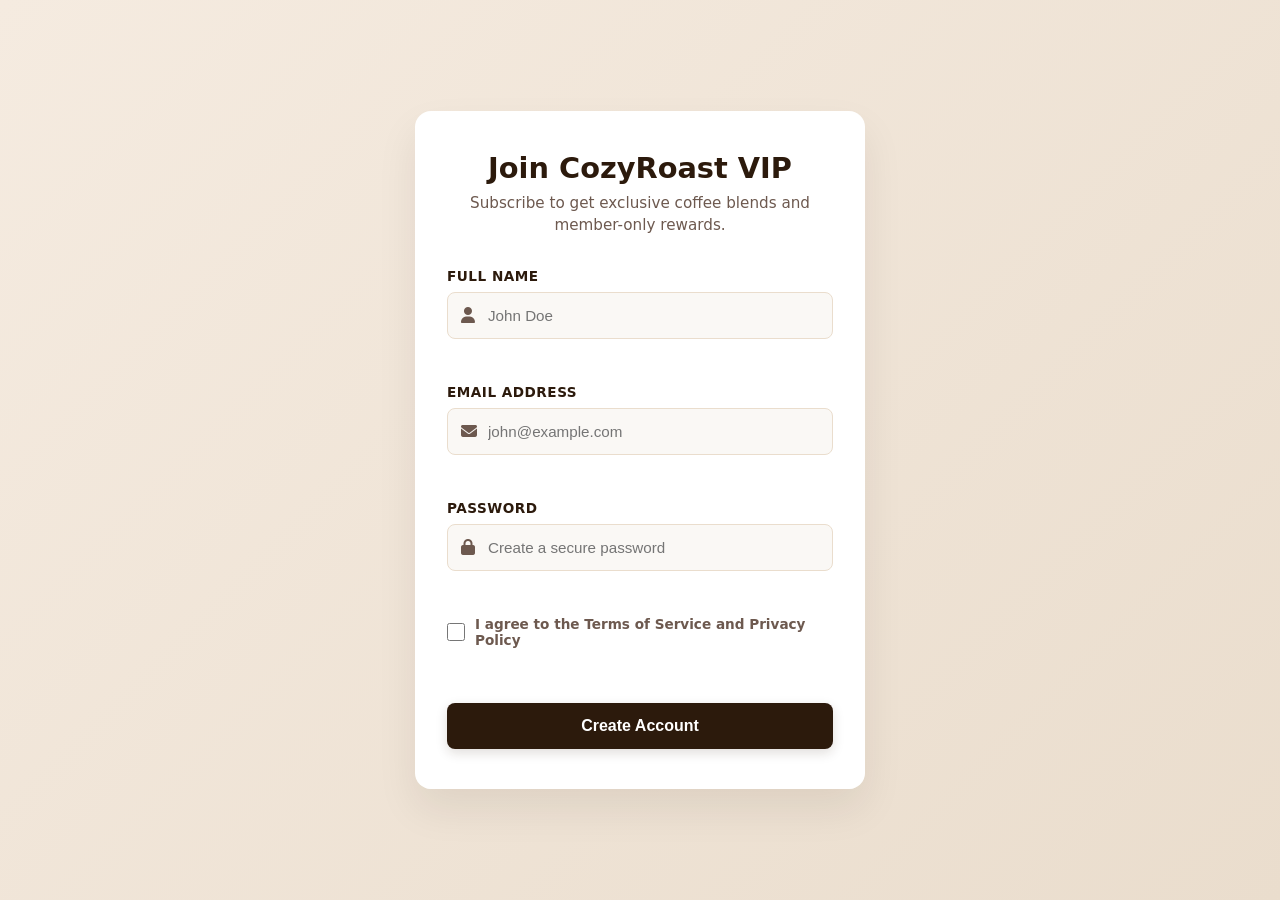
<file: Level-1/Task-2-Interactive-Form/index.html>
<!DOCTYPE html>
<html lang="en">

<head>
    <meta charset="UTF-8">
    <meta name="viewport" content="width=device-width, initial-scale=1.0">
    <title>CozyRoast | VIP Club Registration</title>
    <link rel="stylesheet" href="https://cdnjs.cloudflare.com/ajax/libs/font-awesome/6.5.1/css/all.min.css">
    <link rel="stylesheet" href="style.css">
</head>

<body>

    <div class="form-wrapper">
        <div class="form-container">

            <div class="form-header">
                <h2>Join CozyRoast VIP</h2>
                <p>Subscribe to get exclusive coffee blends and member-only rewards.</p>
            </div>

            <form id="registrationForm" novalidate>

                <div class="form-group">
                    <label for="fullName">Full Name</label>
                    <div class="input-control">
                        <i class="fa-solid fa-user input-icon"></i>
                        <input type="text" id="fullName" placeholder="John Doe" autocomplete="off">
                        <i class="fa-solid fa-circle-check status-icon success"></i>
                        <i class="fa-solid fa-circle-exclamation status-icon error"></i>
                    </div>
                    <small class="error-message">Name is required</small>
                </div>

                <div class="form-group">
                    <label for="email">Email Address</label>
                    <div class="input-control">
                        <i class="fa-solid fa-envelope input-icon"></i>
                        <input type="email" id="email" placeholder="john@example.com" autocomplete="off">
                        <i class="fa-solid fa-circle-check status-icon success"></i>
                        <i class="fa-solid fa-circle-exclamation status-icon error"></i>
                    </div>
                    <small class="error-message">Please enter a valid email</small>
                </div>

                <div class="form-group">
                    <label for="password">Password</label>
                    <div class="input-control">
                        <i class="fa-solid fa-lock input-icon"></i>
                        <input type="password" id="password" placeholder="Create a secure password">
                        <i class="fa-solid fa-circle-check status-icon success"></i>
                        <i class="fa-solid fa-circle-exclamation status-icon error"></i>
                    </div>
                    <small class="error-message">Password must be at least 8 characters</small>
                </div>

                <div class="password-strength-meter">
                    <div class="meter-bar"></div>
                    <span class="meter-text">Password Strength</span>
                </div>

                <div class="form-group checkbox-group">
                    <input type="checkbox" id="terms">
                    <label for="terms">I agree to the Terms of Service and Privacy Policy</label>
                    <div class="checkbox-error-wrapper">
                        <small class="error-message">You must accept the terms</small>
                    </div>
                </div>

                <button type="submit" id="submitBtn" class="btn-submit">
                    <span class="btn-text">Create Account</span>
                    <i class="fa-solid fa-spinner btn-spinner"></i>
                </button>

            </form>

            <div id="successCard" class="success-card">
                <i class="fa-solid fa-circle-check success-main-icon"></i>
                <h3>Welcome to the Club!</h3>
                <p>Your VIP registration has been successfully processed. Check your email for rewards.</p>
            </div>

        </div>
    </div>
    <script src="./main.js"></script>
</body>

</html>
</file>
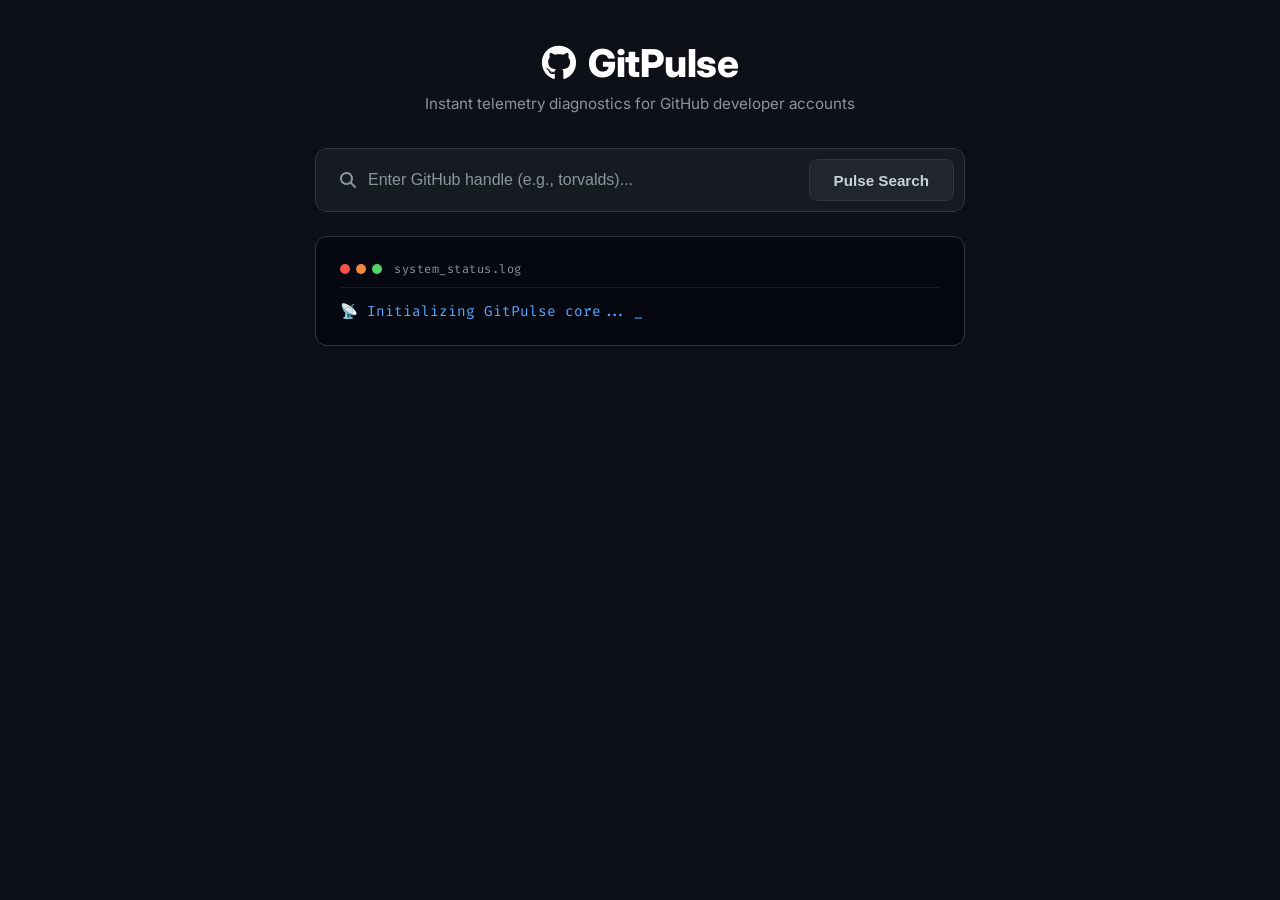
<file: Level-2/Task-2-GitPulse-App/index.html>
<!DOCTYPE html>
<html lang="en">
<head>
    <meta charset="UTF-8">
    <meta name="viewport" content="width=device-width, initial-scale=1.0">
    <title>GitPulse // GitHub Profile Finder</title>
    <link rel="stylesheet" href="style.css">
    <link rel="stylesheet" href="https://cdnjs.cloudflare.com/ajax/libs/font-awesome/6.5.1/css/all.min.css">
    <link rel="preconnect" href="https://fonts.googleapis.com">
    <link rel="preconnect" href="https://fonts.gstatic.com" crossorigin>
    <link href="https://fonts.googleapis.com/css2?family=Fira+Code:wght@400;500&family=Inter:wght@400;500;600;700&display=swap" rel="stylesheet">
</head>
<body>

    <div class="app-container">
        
        <header class="app-header">
            <div class="logo-wrapper">
                <i class="fa-brands fa-github logo-icon"></i>
                <h1>GitPulse</h1>
            </div>
            <p class="subtitle">Instant telemetry diagnostics for GitHub developer accounts</p>
        </header>

        <div class="search-panel">
            <div class="input-relative">
                <i class="fa-solid fa-magnifying-glass search-inline-icon"></i>
                <input 
                    type="text" 
                    id="usernameInput" 
                    placeholder="Enter GitHub handle (e.g., torvalds)..."
                    spellcheck="false"
                    autocomplete="off"
                >
                <div id="inlineLoader" class="inline-spinner"></div>
            </div>
            <button id="searchBtn">Pulse Search</button>
        </div>

        <div id="interactiveLoader" class="interactive-loader-box">
            <div class="terminal-header">
                <span class="terminal-dot red"></span>
                <span class="terminal-dot yellow"></span>
                <span class="terminal-dot green"></span>
                <span class="terminal-title">system_status.log</span>
            </div>
            <div class="terminal-body">
                <p id="loaderMessage" class="terminal-text">📡 Initializing GitPulse core...</p>
                <span class="terminal-cursor">_</span>
            </div>
        </div>

        <div id="errorPanel" class="error-card" style="display: none;">
            <i class="fa-solid fa-triangle-exclamation error-icon"></i>
            <div>
                <h3>Account Query Failed</h3>
                <p id="errorText">The specified developer handle could not be resolved.</p>
            </div>
        </div>

        <div id="realDataContainer" class="profile-card data-hidden"></div>

    </div>

    <script src="main.js"></script>
</body>
</html>
</file>
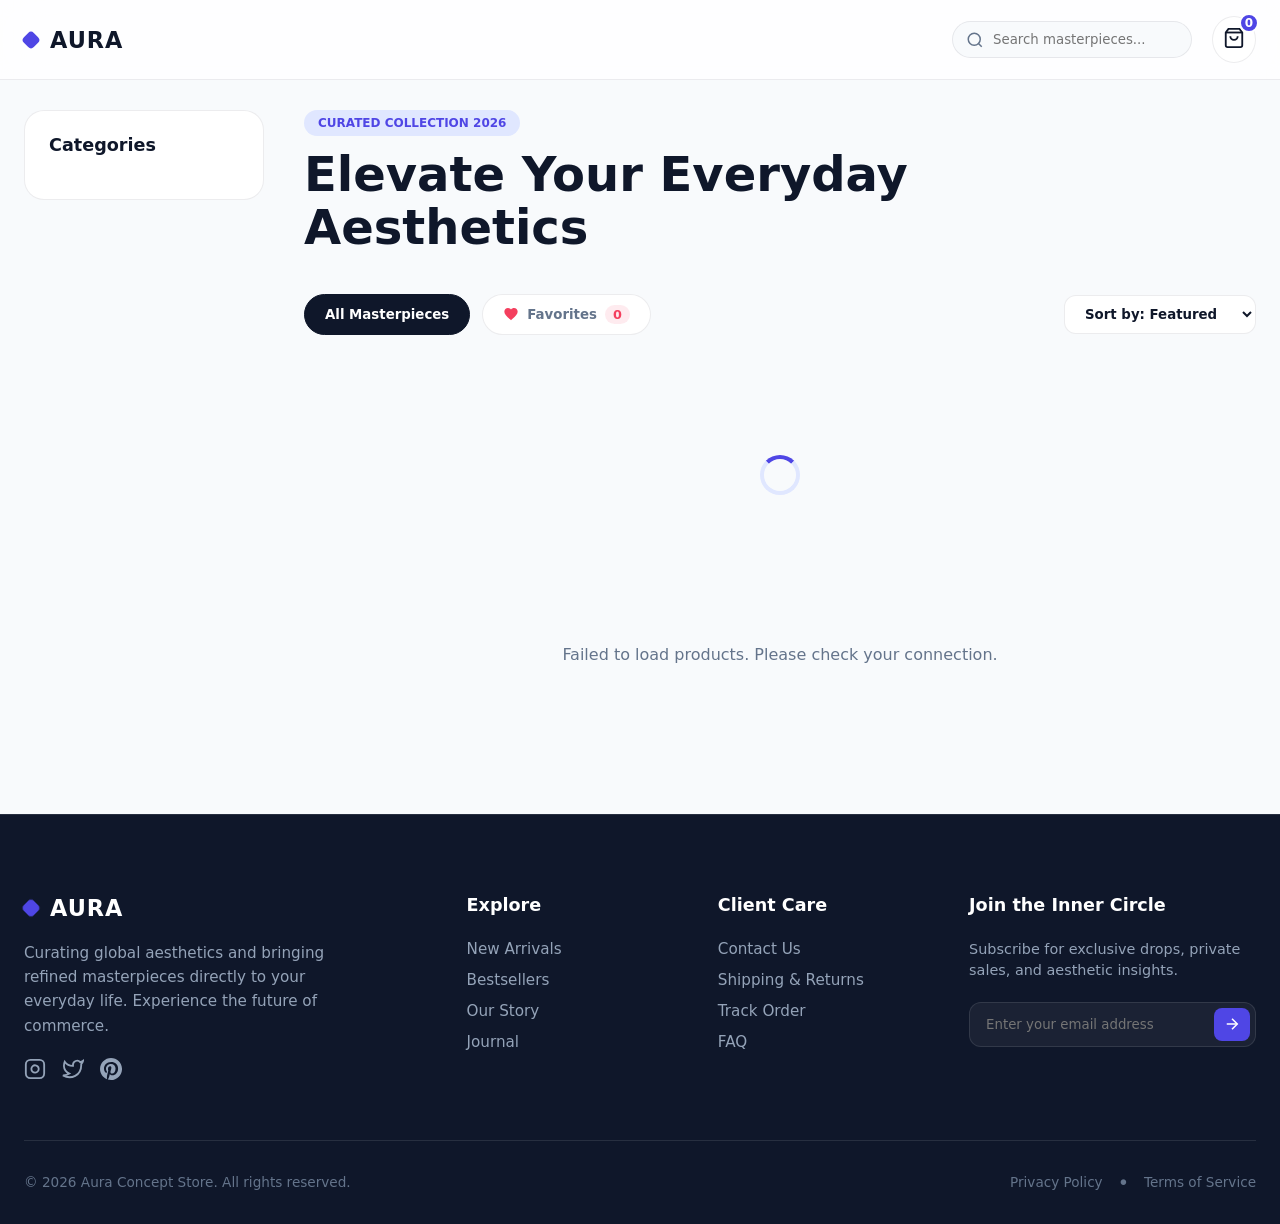
<file: Level-3/Task-1-e-commerce_Shop/index.html>
<!DOCTYPE html>
<html lang="en">

<head>
    <meta charset="UTF-8">
    <meta name="viewport" content="width=device-width, initial-scale=1.0">
    <title>Aura — Next-Gen Concept Store</title>
    <link rel="stylesheet" href="./Style.css">
</head>

<body>

    <header class="main-header">
        <nav class="navbar">
            <div class="logo-area">
                <div class="logo-accent"></div>
                <h1 class="logo-text">Aura</h1>
            </div>

            <div class="header-actions">
                <div class="search-wrapper">
                    <svg class="search-icon" viewBox="0 0 24 24" fill="none" stroke="currentColor" stroke-width="2">
                        <circle cx="11" cy="11" r="8"></circle>
                        <line x1="21" y1="21" x2="16.65" y2="16.65"></line>
                    </svg>
                    <input type="text" id="search-input" class="search-input" placeholder="Search masterpieces..."
                        aria-label="Search products">
                </div>

                <button id="cart-trigger" class="icon-action-btn" aria-label="Open Shopping Cart">
                    <svg class="nav-svg" viewBox="0 0 24 24" fill="none" stroke="currentColor" stroke-width="2">
                        <path d="M6 2L3 6v14a2 2 0 0 0 2 2h14a2 2 0 0 0 2-2V6l-3-4z"></path>
                        <line x1="3" y1="6" x2="21" y2="6"></line>
                        <path d="M16 10a4 4 0 0 1-8 0"></path>
                    </svg>
                    <span class="badge-count cart-count">0</span>
                </button>
            </div>
        </nav>
    </header>

    <div class="store-layout">

        <aside class="sidebar">
            <div class="sidebar-section">
                <h3 class="sidebar-title">Categories</h3>
                <div id="category-list" class="category-list">
                </div>
            </div>
        </aside>

        <main class="store-container">
            <header class="hero-section">
                <span class="promo-badge">Curated Collection 2026</span>
                <h2 class="hero-title">Elevate Your Everyday <br>Aesthetics</h2>
            </header>

            <div class="filter-toolbar">
                <div class="tab-group">
                    <button id="tab-all" class="tab-btn active" aria-label="Show all products">
                        <span>All Masterpieces</span>
                    </button>
                    <button id="tab-favs" class="tab-btn" aria-label="Show favorite products">
                        <svg class="heart-svg" viewBox="0 0 24 24" fill="currentColor">
                            <path
                                d="M12 21.35l-1.45-1.32C5.4 15.36 2 12.28 2 8.5 2 5.42 4.42 3 7.5 3c1.74 0 3.41.81 4.5 2.09C13.09 3.81 14.76 3 16.5 3 19.58 3 22 5.42 22 8.5c0 3.78-3.4 6.86-8.55 11.54L12 21.35z" />
                        </svg>
                        <span>Favorites</span>
                        <span id="fav-counter" class="inline-counter">0</span>
                    </button>
                </div>

                <div class="sort-group">
                    <select id="sort-select" class="sort-select" aria-label="Sort products">
                        <option value="default">Sort by: Featured</option>
                        <option value="price-asc">Price: Low to High</option>
                        <option value="price-desc">Price: High to Low</option>
                        <option value="name-asc">Name: A to Z</option>
                    </select>
                </div>
            </div>

            <div id="product-grid" class="product-grid">
                <div class="loader-spinner"></div>
            </div>
        </main>
    </div>

    <aside id="cart-drawer" class="cart-drawer" aria-hidden="true">
        <div class="cart-drawer-header">
            <h3>Shopping Bag</h3>
            <button id="cart-close" class="close-btn" aria-label="Close Cart">
                <svg viewBox="0 0 24 24" width="24" height="24" stroke="currentColor" stroke-width="2" fill="none">
                    <line x1="18" y1="6" x2="6" y2="18"></line>
                    <line x1="6" y1="6" x2="18" y2="18"></line>
                </svg>
            </button>
        </div>

        <div id="cart-items" class="cart-items-container"></div>

        <div class="cart-drawer-footer">
            <div class="total-price-row">
                <span>Subtotal</span>
                <span id="total-price">$0.00</span>
            </div>
            <button class="checkout-btn">Proceed to Checkout</button>
        </div>
    </aside>

    <div id="drawer-overlay" class="drawer-overlay"></div>
    <div id="toast-container" class="toast-container"></div>
    <footer class="main-footer">
        <div class="footer-container">
            <div class="footer-grid">

                <div class="footer-brand">
                    <div class="logo-area footer-logo">
                        <div class="logo-accent"></div>
                        <h2 class="logo-text">Aura</h2>
                    </div>
                    <p class="footer-desc">Curating global aesthetics and bringing refined masterpieces directly to your
                        everyday life. Experience the future of commerce.</p>
                    <div class="social-links">
                        <a href="#" aria-label="Instagram"><svg viewBox="0 0 24 24" fill="none" stroke="currentColor"
                                stroke-width="2">
                                <rect x="2" y="2" width="20" height="20" rx="5" ry="5"></rect>
                                <path d="M16 11.37A4 4 0 1 1 12.63 8 4 4 0 0 1 16 11.37z"></path>
                                <line x1="17.5" y1="6.5" x2="17.51" y2="6.5"></line>
                            </svg></a>
                        <a href="#" aria-label="Twitter"><svg viewBox="0 0 24 24" fill="none" stroke="currentColor"
                                stroke-width="2">
                                <path
                                    d="M23 3a10.9 10.9 0 0 1-3.14 1.53 4.48 4.48 0 0 0-7.86 3v1A10.66 10.66 0 0 1 3 4s-4 9 5 13a11.64 11.64 0 0 1-7 2c9 5 20 0 20-11.5a4.5 4.5 0 0 0-.08-.83A7.72 7.72 0 0 0 23 3z">
                                </path>
                            </svg></a>
                        <a href="#" aria-label="Pinterest"><svg viewBox="0 0 24 24" fill="currentColor">
                                <path
                                    d="M12.017 0C5.396 0 .029 5.367.029 11.987c0 5.079 3.158 9.417 7.618 11.162-.105-.949-.199-2.403.041-3.439.219-.937 1.406-5.957 1.406-5.957s-.359-.72-.359-1.781c0-1.663.967-2.911 2.168-2.911 1.024 0 1.518.769 1.518 1.688 0 1.029-.653 2.567-.992 3.992-.285 1.193.6 2.165 1.775 2.165 2.128 0 3.768-2.245 3.768-5.487 0-2.861-2.063-4.869-5.008-4.869-3.41 0-5.409 2.562-5.409 5.199 0 1.033.394 2.143.889 2.741.099.12.112.225.085.345-.09.375-.293 1.199-.334 1.363-.053.225-.172.271-.401.165-1.495-.69-2.433-2.878-2.433-4.646 0-3.776 2.748-7.252 7.951-7.252 4.168 0 7.41 2.967 7.41 6.923 0 4.135-2.607 7.462-6.233 7.462-1.214 0-2.354-.629-2.758-1.379l-.749 2.848c-.269 1.045-1.004 2.352-1.498 3.146 1.123.345 2.306.535 3.55.535 6.607 0 11.985-5.365 11.985-11.987C23.97 5.367 18.624 0 12.017 0z" />
                            </svg></a>
                    </div>
                </div>

                <div class="footer-links">
                    <h3>Explore</h3>
                    <ul>
                        <li><a href="#">New Arrivals</a></li>
                        <li><a href="#">Bestsellers</a></li>
                        <li><a href="#">Our Story</a></li>
                        <li><a href="#">Journal</a></li>
                    </ul>
                </div>

                <div class="footer-links">
                    <h3>Client Care</h3>
                    <ul>
                        <li><a href="#">Contact Us</a></li>
                        <li><a href="#">Shipping & Returns</a></li>
                        <li><a href="#">Track Order</a></li>
                        <li><a href="#">FAQ</a></li>
                    </ul>
                </div>

                <div class="footer-newsletter">
                    <h3>Join the Inner Circle</h3>
                    <p>Subscribe for exclusive drops, private sales, and aesthetic insights.</p>
                    <form id="newsletter-form" class="newsletter-form">
                        <input type="email" id="newsletter-input" placeholder="Enter your email address" required>
                        <button type="submit" aria-label="Subscribe">
                            <svg viewBox="0 0 24 24" fill="none" stroke="currentColor" stroke-width="2">
                                <line x1="5" y1="12" x2="19" y2="12"></line>
                                <polyline points="12 5 19 12 12 19"></polyline>
                            </svg>
                        </button>
                    </form>
                </div>

            </div>

            <div class="footer-bottom">
                <p>&copy; 2026 Aura Concept Store. All rights reserved.</p>
                <div class="footer-legal">
                    <a href="#">Privacy Policy</a>
                    <span class="dot">•</span>
                    <a href="#">Terms of Service</a>
                </div>
            </div>
        </div>
    </footer>
    <script src="./app.js"></script>
</body>

</html>
</file>
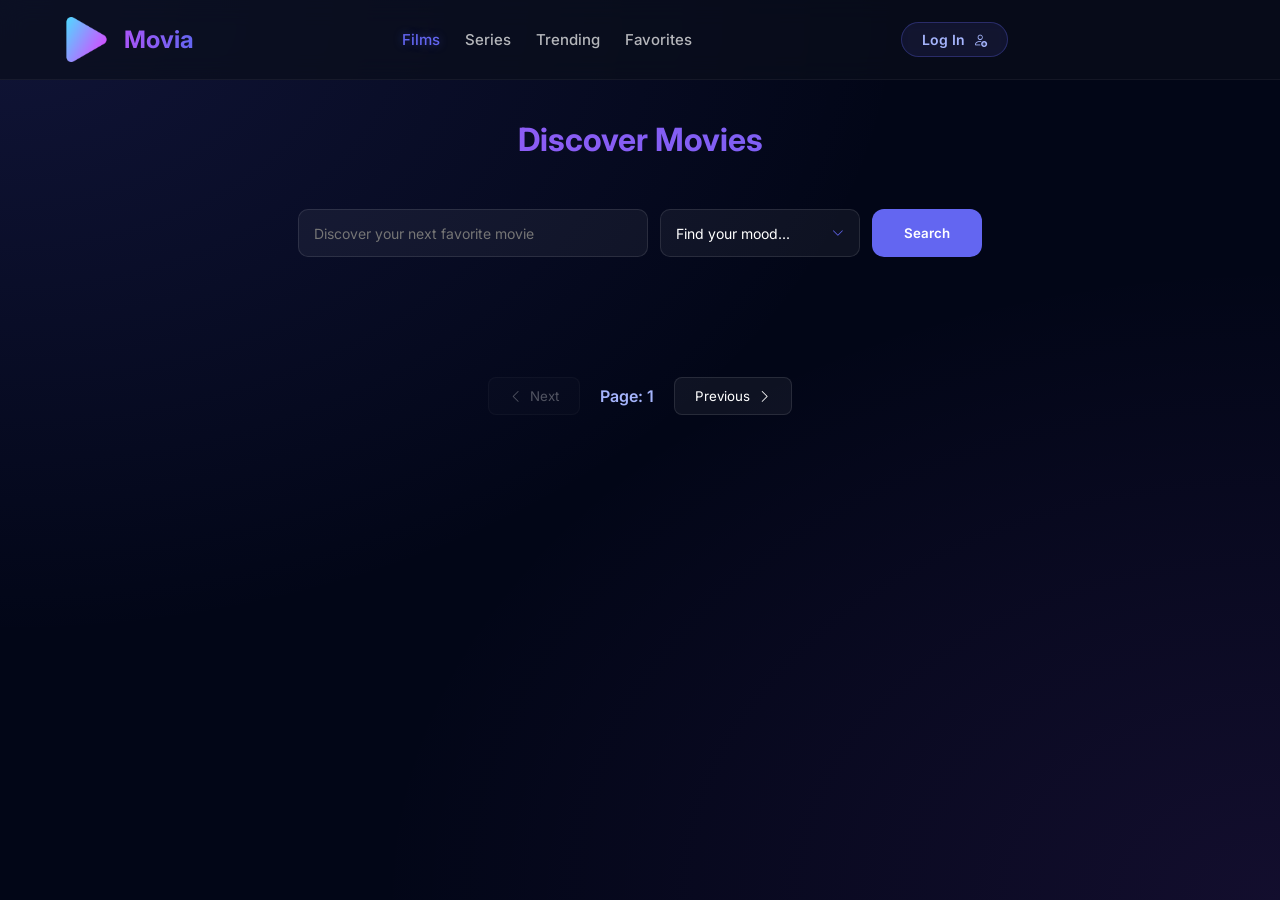
<file: Level-3/Task-2-Film_recommender/index.html>
<!DOCTYPE html>
<html lang="en">
<head>
    <meta charset="UTF-8">
    <meta name="viewport" content="width=device-width, initial-scale=1.0">
    <link rel="stylesheet" href="https://cdn.jsdelivr.net/npm/bootstrap-icons@1.11.3/font/bootstrap-icons.min.css">
    <link rel="stylesheet" href="./style.css">
    <link rel="icon" href="./images_and_logos/play.png" type="image/png">
    <title>Movia</title>
</head>
<body>
    <header>
        <nav>
            <div class="logo-area">
                <img class="logo" src="./images_and_logos/play.png" alt="logo">
                <span class="logo-name"> Movia</span>
            </div>

            <div class="links">
                <a href="#" data-page="films" class="active">Films</a>
                <a href="#" data-page="series">Series</a>
                <a href="#" data-page="trending">Trending</a>
                <a href="#" data-page="favorites">Favorites</a>
            </div>

            <div class="login" id="auth-trigger">
                <span class="person-add"> Log In <i class="bi bi-person-add"></i></span>
            </div>
            
            <div class="mobile-menu-btn hidden"><i class="bi bi-list"></i></div>
            <div id="auth-trigger"></div>
        </nav>
    </header>

    <div id="auth-modal" class="modal hidden">
        <div class="modal-content">
            <span class="close-modal"><i class="bi bi-x-lg"></i></span>
            <h2 id="modal-title">Welcome to Movia</h2>
            <form id="auth-form">
                <input type="text" id="username" placeholder="Username" required>
                <input type="password" id="password" placeholder="Password" required>
                <button type="submit" id="auth-submit">Log In</button>
            </form>
            <p class="auth-switch">Don't have an account? <span id="switch-auth-mode">Sign Up</span></p>
        </div>
    </div>

    <main>
        <section id="home-page" class="page-section active">
            <div class="content">
                <h2 id="section-title" class="section-title">Discover Movies</h2>
                
                <div class="search-container" id="search-bar-container">
                    <input class="search-input" placeholder="Discover your next favorite movie">
                    <div class="select-container">
                        <div class="select-genre">
                            <span class="genreValue"> Find your mood...</span>
                            <i class="bi bi-chevron-down"></i>
                        </div>
                        <div class="options-list"></div>
                    </div>
                    <button class="search-button">Search</button>
                </div>

                <div class="film-container" id="main-grid">
                </div>

                <div class="pagination pagination-container">
                    <button class="prevBtn"><i class="bi bi-chevron-left"></i> Next</button>
                    <span class="pageNumber"></span>
                    <button class="nextBtn">Previous <i class="bi bi-chevron-right"></i></button>
                </div>
            </div>
        </section>

        <section id="detail-page" class="page-section hidden">
        </section>
    </main>

    <footer></footer>

    <script src="./app.js"></script>
</body>
</html>
</file>
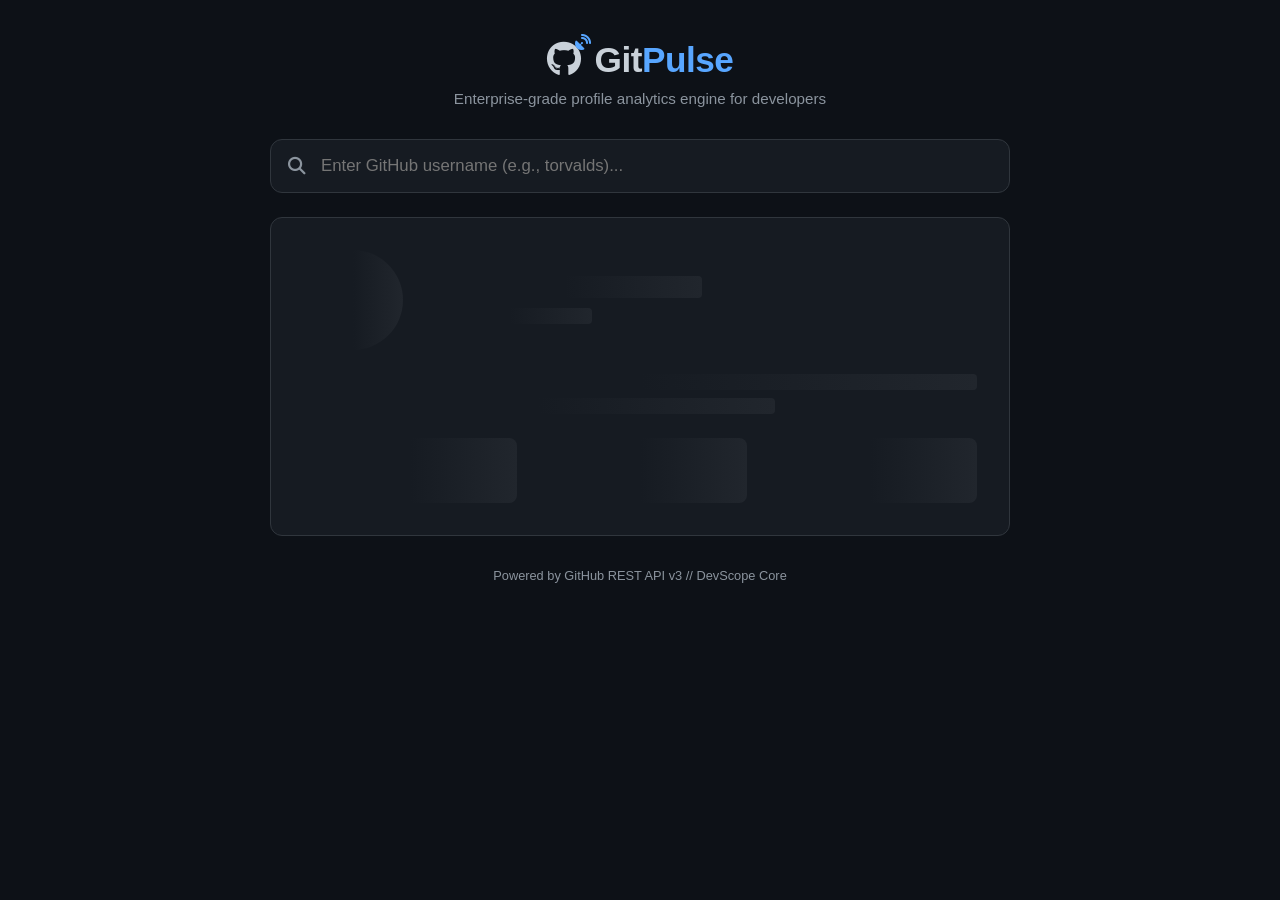
<file: Level-2/Task-1/Task-2-GitPulse-App/index.html>
<!DOCTYPE html>
<html lang="en">
<head>
    <meta charset="UTF-8">
    <meta name="viewport" content="width=device-width, initial-scale=1.0">
    <title>GitPulse - GitHub Profile Finder</title>
    
    <link rel="stylesheet" href="https://cdnjs.cloudflare.com/ajax/libs/font-awesome/6.5.1/css/all.min.css">
    <link rel="stylesheet" href="style.css">
</head>
<body>

    <div class="app-container">
        
        <header class="app-header">
            <div class="logo-wrapper">
                <div class="logo-icon-box">
                    <i class="fa-brands fa-github"></i>
                    <i class="fa-solid fa-satellite-dish pulse-radar-icon"></i>
                </div>
                <h1 class="logo-text">Git<span>Pulse</span></h1>
            </div>
            <p class="app-subtitle">Enterprise-grade profile analytics engine for developers</p>
        </header>

        <section class="search-section">
            <div class="search-box">
                <i class="fa-solid fa-magnifying-glass search-bar-icon"></i>
                <input type="text" id="usernameInput" placeholder="Enter GitHub username (e.g., torvalds)..." autocomplete="off">
                <div id="inlineLoader" class="inline-spinner">
                    <i class="fa-solid fa-circle-notch fa-spin"></i>
                </div>
            </div>
        </section>

        <main id="profileResult" class="result-section">
            
            <div id="errorPanel" class="error-panel">
                <i class="fa-solid fa-triangle-exclamation error-icon"></i>
                <div class="error-details">
                    <h3>User Not Found</h3>
                    <p>The requested GitHub profile does not exist or API limit reached.</p>
                </div>
            </div>

            <div id="skeletonTemplate" class="profile-card skeleton-active">
                <div class="profile-header-block">
                    <div class="skeleton-element skeleton-avatar"></div>
                    <div class="skeleton-header-info">
                        <div class="skeleton-element skeleton-line title-line"></div>
                        <div class="skeleton-element skeleton-line sub-line"></div>
                    </div>
                </div>
                <div class="skeleton-element skeleton-line body-line"></div>
                <div class="skeleton-element skeleton-line body-line-short"></div>
                <div class="skeleton-stats-grid">
                    <div class="skeleton-element skeleton-stat-box"></div>
                    <div class="skeleton-element skeleton-stat-box"></div>
                    <div class="skeleton-element skeleton-stat-box"></div>
                </div>
            </div>

            <div id="realDataContainer" class="profile-card data-hidden"></div>

        </main>

        <footer class="app-footer">
            <p>Powered by GitHub REST API v3 // DevScope Core</p>
        </footer>

    </div>

    <script src="main.js"></script>
</body>
</html>
</file>
<file: Level-1/Task-2-Interactive-Form/style.css>
:root {
    --bg-gradient: linear-gradient(135deg, #f5ebe0 0%, #eaddcd 100%);
    --form-bg: #ffffff;
    --primary-color: #2c1a0c;
    --accent-color: #bc8a5f;
    --text-dark: #1f1107;
    --text-muted: #6d594f;
    
    --color-success: #2a9d8f;
    --color-error: #e63946;
    --color-warning: #e9c46a;
    
    --border-color: #eaddcd;
    --radius-main: 16px;
    --radius-input: 8px;
    --transition-fast: all 0.3s cubic-bezier(0.16, 1, 0.3, 1);
}

* {
    box-sizing: border-box;
    margin: 0;
    padding: 0;
}

body {
    font-family: 'Segoe UI', system-ui, sans-serif;
    background: var(--bg-gradient);
    min-height: 100vh;
    display: flex;
    align-items: center;
    justify-content: center;
    padding: 20px;
    color: var(--text-dark);
}


.form-wrapper {
    width: 100%;
    max-width: 450px;
    position: relative;
}

.form-container {
    background-color: var(--form-bg);
    padding: 40px 32px;
    border-radius: var(--radius-main);
    box-shadow: 0 20px 40px rgba(44, 26, 12, 0.08);
    position: relative;
    overflow: hidden;
}

.form-header {
    text-align: center;
    margin-bottom: 32px;
}

.form-header h2 {
    font-size: 1.8rem;
    font-weight: 800;
    color: var(--primary-color);
    margin-bottom: 8px;
}

.form-header p {
    font-size: 0.95rem;
    color: var(--text-muted);
    line-height: 1.4;
}


.form-group {
    margin-bottom: 24px;
    position: relative;
}

.form-group label {
    display: block;
    font-size: 0.85rem;
    font-weight: 700;
    margin-bottom: 8px;
    color: var(--primary-color);
    text-transform: uppercase;
    letter-spacing: 0.5px;
}

.input-control {
    position: relative;
    display: flex;
    align-items: center;
}

.input-control input {
    width: 100%;
    padding: 14px 40px; 
    font-size: 0.95rem;
    background-color: #faf8f5;
    border: 1px solid var(--border-color);
    border-radius: var(--radius-input);
    color: var(--text-dark);
    outline: none;
    transition: var(--transition-fast);
}


.input-control input:focus {
    background-color: #ffffff;
    border-color: var(--accent-color);
    box-shadow: 0 0 0 4px rgba(188, 138, 95, 0.15);
}


.input-icon {
    position: absolute;
    left: 14px;
    color: var(--text-muted);
    font-size: 1rem;
    transition: var(--transition-fast);
}

.input-control input:focus + .input-icon {
    color: var(--accent-color);
}


.status-icon {
    position: absolute;
    right: 14px;
    font-size: 1rem;
    opacity: 0;
    transform: scale(0.7);
    transition: var(--transition-smooth, all 0.3s cubic-bezier(0.175, 0.885, 0.32, 1.275));
    pointer-events: none;
}

.error-message {
    color: var(--color-error);
    font-size: 0.8rem;
    font-weight: 500;
    margin-top: 6px;
    display: block;
    opacity: 0;
    transform: translateY(-4px);
    transition: var(--transition-fast);
    pointer-events: none;
}


.form-group.error input {
    border-color: var(--color-error);
    background-color: rgba(230, 57, 70, 0.02);
}
.form-group.error input:focus {
    box-shadow: 0 0 0 4px rgba(230, 57, 70, 0.15);
}
.form-group.error .status-icon.error {
    opacity: 1;
    transform: scale(1);
    color: var(--color-error);
}
.form-group.error .error-message {
    opacity: 1;
    transform: translateY(0);
}


.form-group.success input {
    border-color: var(--color-success);
    background-color: rgba(42, 157, 143, 0.02);
}
.form-group.success .status-icon.success {
    opacity: 1;
    transform: scale(1);
    color: var(--color-success);
}


.password-strength-meter {
    margin-top: -12px;
    margin-bottom: 24px;
    display: none; 
}

.meter-bar {
    height: 4px;
    background-color: #eaddcd;
    border-radius: 2px;
    position: relative;
    overflow: hidden;
    margin-bottom: 6px;
}

.meter-bar::before {
    content: '';
    position: absolute;
    top: 0;
    left: 0;
    height: 100%;
    width: 0;
    transition: var(--transition-fast);
}

.meter-text {
    font-size: 0.75rem;
    font-weight: 600;
    color: var(--text-muted);
}

.meter-bar.weak::before { width: 33%; background-color: var(--color-error); }
.meter-bar.medium::before { width: 66%; background-color: var(--color-warning); }
.meter-bar.strong::before { width: 100%; background-color: var(--color-success); }


.checkbox-group {
    display: flex;
    flex-wrap: wrap;
    align-items: center;
    gap: 10px;
}

.checkbox-group input[type="checkbox"] {
    width: 18px;
    height: 18px;
    accent-color: var(--accent-color);
    cursor: pointer;
}

.checkbox-group label {
    font-size: 0.85rem;
    color: var(--text-muted);
    text-transform: none;
    letter-spacing: 0;
    margin-bottom: 0;
    cursor: pointer;
    flex: 1;
}

.checkbox-error-wrapper {
    width: 100%;
}


.btn-submit {
    width: 100%;
    padding: 14px;
    background-color: var(--primary-color);
    color: #ffffff;
    border: none;
    border-radius: var(--radius-input);
    font-size: 1rem;
    font-weight: 700;
    cursor: pointer;
    display: flex;
    align-items: center;
    justify-content: center;
    gap: 10px;
    transition: var(--transition-fast);
    box-shadow: 0 4px 12px rgba(44, 26, 12, 0.15);
}

.btn-submit:hover {
    background-color: var(--text-dark);
    transform: translateY(-1px);
    box-shadow: 0 6px 18px rgba(44, 26, 12, 0.25);
}

.btn-spinner {
    display: none; 
    animation: spin 1s linear infinite;
}

@keyframes spin {
    100% { transform: rotate(360deg); }
}

.btn-submit.loading {
    background-color: var(--text-muted);
    pointer-events: none;
}
.btn-submit.loading .btn-spinner {
    display: inline-block;
}


.success-card {
    position: absolute;
    top: 0;
    left: 0;
    width: 100%;
    height: 100%;
    background-color: #ffffff;
    display: flex;
    flex-direction: column;
    align-items: center;
    justify-content: center;
    text-align: center;
    padding: 32px;
    transform: translateY(100%); 
    transition: all 0.5s cubic-bezier(0.16, 1, 0.3, 1);
    z-index: 10;
}

.success-card.active {
    transform: translateY(0);
}

.success-main-icon {
    font-size: 4rem;
    color: var(--color-success);
    margin-bottom: 20px;
}

.success-card h3 {
    font-size: 1.6rem;
    color: var(--primary-color);
    margin-bottom: 10px;
    font-weight: 800;
}

.success-card p {
    font-size: 0.95rem;
    color: var(--text-muted);
    line-height: 1.5;
}
</file>
<file: Level-2/Task-2-GitPulse-App/style.css>
:root {
    --bg-main: #0d1117;
    --bg-card: #161b22;
    --border-color: #30363d;
    --text-main: #c9d1d9;
    --text-muted: #8b949e;
    --accent-color: #58a6ff;
    --accent-glow: rgba(88, 166, 255, 0.15);
    --error-color: #f85149;
    --radius-main: 12px;
}

* {
    margin: 0;
    padding: 0;
    box-sizing: border-box;
}

body {
    font-family: 'Inter', -apple-system, BlinkMacSystemFont, sans-serif;
    background-color: var(--bg-main);
    color: var(--text-main);
    display: flex;
    justify-content: center;
    min-height: 100vh;
    padding: 40px 20px;
}

.app-container {
    width: 100%;
    max-width: 650px;
}

.app-header {
    text-align: center;
    margin-bottom: 35px;
}

.logo-wrapper {
    display: flex;
    align-items: center;
    justify-content: center;
    gap: 12px;
    margin-bottom: 8px;
}

.logo-icon {
    font-size: 2.2rem;
    color: #ffffff;
}

.app-header h1 {
    font-size: 2.4rem;
    font-weight: 800;
    letter-spacing: -0.5px;
    color: #ffffff;
}

.subtitle {
    color: var(--text-muted);
    font-size: 0.95rem;
}

.search-panel {
    display: flex;
    gap: 12px;
    background-color: var(--bg-card);
    border: 1px solid var(--border-color);
    padding: 10px;
    border-radius: var(--radius-main);
    margin-bottom: 24px;
}

.input-relative {
    position: relative;
    flex: 1;
    display: flex;
    align-items: center;
}

.search-inline-icon {
    position: absolute;
    left: 14px;
    color: var(--text-muted);
    font-size: 1rem;
}

#usernameInput {
    width: 100%;
    background: none;
    border: none;
    padding: 12px 12px 12px 42px;
    color: #ffffff;
    font-size: 1rem;
    outline: none;
}

#usernameInput::placeholder {
    color: var(--text-muted);
}

#searchBtn {
    background-color: #21262d;
    border: 1px solid var(--border-color);
    color: #c9d1d9;
    padding: 0 24px;
    border-radius: 8px;
    font-weight: 600;
    font-size: 0.95rem;
    cursor: pointer;
    transition: all 0.2s ease;
}

#searchBtn:hover {
    background-color: #30363d;
    border-color: #8b949e;
    color: #ffffff;
}

.interactive-loader-box {
    background-color: #050811;
    border: 1px solid var(--border-color);
    border-radius: var(--radius-main);
    padding: 24px;
    font-family: 'Fira Code', 'Courier New', monospace;
    margin-bottom: 24px;
}

.terminal-header {
    display: flex;
    align-items: center;
    gap: 6px;
    border-bottom: 1px solid rgba(48, 54, 61, 0.4);
    padding-bottom: 10px;
    margin-bottom: 14px;
}

.terminal-dot {
    width: 10px;
    height: 10px;
    border-radius: 50%;
}

.terminal-dot.red {
    background-color: #f85149;
}

.terminal-dot.yellow {
    background-color: #f0883e;
}

.terminal-dot.green {
    background-color: #56d364;
}

.terminal-title {
    font-size: 0.75rem;
    color: var(--text-muted);
    margin-left: 6px;
    letter-spacing: 0.5px;
}

.terminal-body {
    display: flex;
    align-items: center;
    gap: 6px;
}

.terminal-text {
    font-size: 0.9rem;
    color: var(--accent-color);
}

.terminal-cursor {
    font-size: 0.9rem;
    color: var(--accent-color);
    animation: blinkCursor 0.8s infinite;
}

@keyframes blinkCursor {

    0%,
    100% {
        opacity: 0;
    }

    50% {
        opacity: 1;
    }
}

.inline-spinner {
    width: 18px;
    height: 18px;
    border: 2px solid transparent;
    border-top-color: var(--accent-color);
    border-radius: 50%;
    position: absolute;
    right: 14px;
    display: none;
}

.inline-spinner.active {
    display: block;
    animation: spin 0.6s linear infinite;
}

@keyframes spin {
    to {
        transform: rotate(360deg);
    }
}

.error-card {
    background-color: rgba(248, 81, 73, 0.05);
    border: 1px solid rgba(248, 81, 73, 0.2);
    border-radius: var(--radius-main);
    padding: 20px;
    display: flex;
    gap: 16px;
    align-items: flex-start;
}

.error-icon {
    color: var(--error-color);
    font-size: 1.3rem;
    margin-top: 2px;
}

.error-card h3 {
    font-size: 1.05rem;
    color: #ffffff;
    margin-bottom: 4px;
}

.error-card p {
    font-size: 0.9rem;
    color: var(--text-muted);
}

.profile-card {
    background-color: var(--bg-card);
    border: 1px solid var(--border-color);
    border-radius: var(--radius-main);
    padding: 30px;
    transition: opacity 0.3s ease, transform 0.3s ease;
}

.data-hidden {
    display: none;
    opacity: 0;
    transform: translateY(10px);
}

.data-visible {
    display: block;
    opacity: 1;
    transform: translateY(0);
}

.profile-meta-block {
    display: flex;
    gap: 24px;
    align-items: center;
    border-bottom: 1px solid var(--border-color);
    padding-bottom: 24px;
    margin-bottom: 24px;
}

.avatar-frame {
    width: 90px;
    height: 90px;
    border-radius: 50%;
    object-fit: cover;
    border: 2px solid var(--border-color);
}

.profile-identity h2 {
    font-size: 1.4rem;
    color: #ffffff;
    font-weight: 700;
}

.profile-identity h2 a {
    color: inherit;
    text-decoration: none;
}

.profile-identity h2 a:hover {
    color: var(--accent-color);
}

.profile-identity .username-alias {
    color: var(--text-muted);
    font-size: 0.95rem;
    margin-bottom: 6px;
}

.profile-identity .joined-date {
    font-size: 0.85rem;
    color: var(--text-muted);
}

.bio-text {
    font-size: 0.95rem;
    line-height: 1.5;
    color: var(--text-main);
    margin-bottom: 24px;
}

.stats-mesh {
    display: grid;
    grid-template-columns: repeat(3, 1fr);
    background-color: var(--bg-main);
    border: 1px solid var(--border-color);
    border-radius: 8px;
    padding: 16px;
    text-align: center;
    margin-bottom: 24px;
}

.mesh-node h4 {
    font-size: 0.8rem;
    color: var(--text-muted);
    text-transform: uppercase;
    margin-bottom: 4px;
}

.mesh-node span {
    font-size: 1.2rem;
    font-weight: 700;
    color: #ffffff;
}

.anchors-layout {
    display: grid;
    grid-template-columns: 1fr 1fr;
    gap: 14px;
    margin-bottom: 28px;
    border-bottom: 1px solid var(--border-color);
    padding-bottom: 24px;
}

.anchor-node {
    display: flex;
    align-items: center;
    gap: 10px;
    font-size: 0.9rem;
    color: var(--text-main);
    text-decoration: none;
}

.anchor-node i {
    color: var(--text-muted);
    width: 16px;
    text-align: center;
}

.anchor-node.valid-link:hover {
    color: var(--accent-color);
}

.anchor-node.text-disabled {
    color: var(--text-muted);
    pointer-events: none;
}

.repos-section-title {
    font-size: 1.1rem;
    font-weight: 700;
    color: #ffffff;
    margin-bottom: 16px;
    display: flex;
    align-items: center;
    gap: 8px;
}

.repos-list {
    display: flex;
    flex-direction: column;
    gap: 12px;
}

.repo-item-card {
    background-color: var(--bg-main);
    border: 1px solid var(--border-color);
    border-radius: 8px;
    padding: 16px;
    display: flex;
    flex-direction: column;
    gap: 8px;
}

.repo-card-top {
    display: flex;
    justify-content: space-between;
    align-items: flex-start;
}

.repo-link {
    color: var(--accent-color);
    font-weight: 600;
    text-decoration: none;
    font-size: 0.95rem;
}

.repo-link:hover {
    text-decoration: underline;
}

.repo-visibility-badge {
    font-size: 0.75rem;
    color: var(--text-muted);
    border: 1px solid var(--border-color);
    padding: 2px 8px;
    border-radius: 12px;
    font-weight: 500;
}

.repo-card-desc {
    font-size: 0.85rem;
    color: var(--text-muted);
    line-height: 1.4;
}

.repo-card-meta {
    display: flex;
    gap: 16px;
    font-size: 0.8rem;
    color: var(--text-muted);
    align-items: center;
    margin-top: 4px;
}

.repo-lang-wrapper {
    display: flex;
    align-items: center;
    gap: 5px;
}

.repo-lang-dot {
    width: 10px;
    height: 10px;
    border-radius: 50%;
    background-color: #ae7ff0;
}

@media (max-width: 550px) {
    .search-panel {
        flex-direction: column;
    }

    #searchBtn {
        padding: 12px;
    }

    .profile-meta-block {
        flex-direction: column;
        text-align: center;
    }

    .anchors-layout {
        grid-template-columns: 1fr;
    }
}
</file>
<file: Level-3/Task-1-e-commerce_Shop/Style.css>
:root {
    --brand-primary: #4f46e5;
    --brand-primary-light: #e0e7ff;
    --accent-rose: #f43f5e;
    --text-dark: #0f172a;
    --text-muted: #64748b;
    --surface-white: #ffffff;
    --body-bg: #f8fafc;

    --border-subtle: rgba(15, 23, 42, 0.08);
    --shadow-lux: 0 10px 30px -10px rgba(15, 23, 42, 0.08);
    --transition-smooth: all 0.3s cubic-bezier(0.25, 1, 0.5, 1);
}

* {
    margin: 0;
    padding: 0;
    box-sizing: border-box;
    font-family: 'Inter', system-ui, sans-serif;
}

body {
    background-color: var(--body-bg);
    color: var(--text-dark);
    overflow-x: hidden;
}

.main-header {
    background-color: rgba(255, 255, 255, 0.8);
    backdrop-filter: blur(24px);
    border-bottom: 1px solid var(--border-subtle);
    position: sticky;
    top: 0;
    z-index: 50;
}

.navbar {
    display: flex;
    justify-content: space-between;
    align-items: center;
    max-width: 1400px;
    margin: 0 auto;
    padding: 16px 24px;
}

.logo-area {
    display: flex;
    align-items: center;
    gap: 12px;
}

.logo-accent {
    width: 14px;
    height: 14px;
    background-color: var(--brand-primary);
    border-radius: 4px;
    transform: rotate(45deg);
}

.logo-text {
    font-size: 1.4rem;
    font-weight: 800;
    text-transform: uppercase;
    letter-spacing: 1px;
}

.header-actions {
    display: flex;
    align-items: center;
    gap: 20px;
}

.search-wrapper {
    position: relative;
    display: flex;
    align-items: center;
}

.search-icon {
    position: absolute;
    left: 14px;
    width: 18px;
    height: 18px;
    color: var(--text-muted);
}

.search-input {
    background-color: var(--body-bg);
    border: 1px solid var(--border-subtle);
    padding: 10px 16px 10px 40px;
    border-radius: 20px;
    width: 240px;
    outline: none;
    transition: var(--transition-smooth);
}

.search-input:focus {
    width: 300px;
    border-color: var(--brand-primary);
    box-shadow: 0 0 0 3px var(--brand-primary-light);
    background-color: var(--surface-white);
}

.icon-action-btn {
    background-color: var(--surface-white);
    color: var(--text-dark);
    border: 1px solid var(--border-subtle);
    padding: 10px;
    border-radius: 50%;
    cursor: pointer;
    position: relative;
    transition: var(--transition-smooth);
}

.icon-action-btn:hover {
    background-color: var(--text-dark);
    color: var(--surface-white);
}

.nav-svg {
    width: 22px;
    height: 22px;
}

.badge-count {
    position: absolute;
    top: -4px;
    right: -4px;
    background-color: var(--brand-primary);
    color: var(--surface-white);
    font-size: 0.75rem;
    font-weight: 700;
    min-width: 20px;
    height: 20px;
    display: flex;
    align-items: center;
    justify-content: center;
    border-radius: 50%;
    border: 2px solid var(--surface-white);
}

.store-layout {
    display: flex;
    max-width: 1400px;
    margin: 0 auto;
    padding: 30px 24px;
    gap: 40px;
    align-items: flex-start;
}

.sidebar {
    width: 240px;
    position: sticky;
    top: 100px;
    background-color: var(--surface-white);
    border-radius: 20px;
    padding: 24px;
    border: 1px solid var(--border-subtle);
}

.sidebar-title {
    font-size: 1.1rem;
    font-weight: 700;
    margin-bottom: 20px;
    color: var(--text-dark);
}

.category-list {
    display: flex;
    flex-direction: column;
    gap: 8px;
}

.category-btn {
    text-align: left;
    background: none;
    border: none;
    padding: 10px 12px;
    border-radius: 10px;
    cursor: pointer;
    color: var(--text-muted);
    font-size: 0.95rem;
    font-weight: 500;
    transition: var(--transition-smooth);
    text-transform: capitalize;
}

.category-btn:hover {
    background-color: var(--body-bg);
    color: var(--text-dark);
}

.category-btn.active {
    background-color: var(--brand-primary-light);
    color: var(--brand-primary);
    font-weight: 700;
}

.store-container {
    flex: 1;
    min-width: 0;
}

.hero-section {
    margin-bottom: 40px;
}

.promo-badge {
    background-color: var(--brand-primary-light);
    color: var(--brand-primary);
    padding: 6px 14px;
    border-radius: 20px;
    font-size: 0.75rem;
    font-weight: 700;
    text-transform: uppercase;
    display: inline-block;
    margin-bottom: 12px;
}

.hero-title {
    font-size: 3rem;
    font-weight: 800;
    line-height: 1.1;
}

.filter-toolbar {
    display: flex;
    justify-content: space-between;
    align-items: center;
    margin-bottom: 40px;
    flex-wrap: wrap;
    gap: 20px;
}

.tab-group {
    display: flex;
    gap: 12px;
}

.tab-btn {
    display: flex;
    align-items: center;
    gap: 8px;
    background-color: var(--surface-white);
    border: 1px solid var(--border-subtle);
    padding: 10px 20px;
    border-radius: 100px;
    font-weight: 600;
    color: var(--text-muted);
    cursor: pointer;
    transition: var(--transition-smooth);
}

.tab-btn.active {
    background-color: var(--text-dark);
    color: var(--surface-white);
    border-color: var(--text-dark);
}

.heart-svg {
    width: 16px;
    height: 16px;
    color: var(--accent-rose);
}

.inline-counter {
    background-color: rgba(244, 63, 94, 0.1);
    color: var(--accent-rose);
    padding: 2px 8px;
    border-radius: 20px;
    font-size: 0.8rem;
    font-weight: 700;
}

.sort-select {
    padding: 10px 16px;
    border-radius: 12px;
    border: 1px solid var(--border-subtle);
    background-color: var(--surface-white);
    color: var(--text-dark);
    font-weight: 600;
    cursor: pointer;
    outline: none;
}

.product-grid {
    display: grid;
    grid-template-columns: repeat(auto-fill, minmax(260px, 1fr));
    gap: 30px;
}

.product-card {
    background-color: var(--surface-white);
    border-radius: 20px;
    padding: 20px;
    display: flex;
    flex-direction: column;
    justify-content: space-between;
    position: relative;
    border: 1px solid var(--border-subtle);
    transition: var(--transition-smooth);
}

.product-card:hover {
    transform: translateY(-5px);
    box-shadow: var(--shadow-lux);
    border-color: var(--brand-primary-light);
}

.fav-card-btn {
    position: absolute;
    top: 15px;
    right: 15px;
    background-color: var(--body-bg);
    border: none;
    width: 36px;
    height: 36px;
    border-radius: 50%;
    display: flex;
    align-items: center;
    justify-content: center;
    cursor: pointer;
    z-index: 10;
    color: var(--text-muted);
    transition: var(--transition-smooth);
}

.fav-card-btn.favorited {
    background-color: rgba(244, 63, 94, 0.1);
    color: var(--accent-rose);
}

.product-img {
    width: 100%;
    height: 200px;
    object-fit: contain;
    margin: 10px 0;
    mix-blend-mode: multiply;
}

.product-category {
    font-size: 0.75rem;
    text-transform: uppercase;
    color: var(--text-muted);
    font-weight: 600;
    margin-bottom: 8px;
}

.product-title {
    font-size: 1rem;
    font-weight: 700;
    margin-bottom: 10px;
    line-height: 1.3;
    display: -webkit-box;
    -webkit-line-clamp: 2;
    -webkit-box-orient: vertical;
    overflow: hidden;
    height: 40px;
}

.product-price {
    font-size: 1.3rem;
    font-weight: 800;
    color: var(--brand-primary);
    margin-bottom: 20px;
}

.add-to-cart-btn {
    background-color: var(--body-bg);
    border: 1px solid var(--border-subtle);
    padding: 12px;
    border-radius: 12px;
    font-weight: 700;
    cursor: pointer;
    transition: var(--transition-smooth);
    width: 100%;
}

.add-to-cart-btn:hover {
    background-color: var(--text-dark);
    color: var(--surface-white);
}

.loader-spinner {
    width: 40px;
    height: 40px;
    border: 4px solid var(--brand-primary-light);
    border-top-color: var(--brand-primary);
    border-radius: 50%;
    animation: spin 1s linear infinite;
    margin: 80px auto;
    grid-column: 1 / -1;
}

@keyframes spin {
    100% {
        transform: rotate(360deg);
    }
}

.empty-state {
    text-align: center;
    color: var(--text-muted);
    font-weight: 500;
    grid-column: 1 / -1;
    padding: 40px;
}

.cart-drawer {
    position: fixed;
    top: 0;
    right: -500px;
    width: 100%;
    max-width: 450px;
    height: 100%;
    background-color: var(--surface-white);
    box-shadow: -10px 0 30px rgba(0, 0, 0, 0.1);
    z-index: 100;
    display: flex;
    flex-direction: column;
    transition: right 0.4s ease;
}

.cart-drawer.active {
    right: 0;
}

.cart-drawer-header {
    padding: 24px;
    border-bottom: 1px solid var(--border-subtle);
    display: flex;
    justify-content: space-between;
    align-items: center;
}

.close-btn {
    background: none;
    border: none;
    cursor: pointer;
    color: var(--text-muted);
    transition: transform 0.3s ease;
    display: flex;
    align-items: center;
    justify-content: center;
}

.close-btn:hover {
    color: var(--accent-rose);
    transform: rotate(90deg);
}

.cart-items-container {
    flex: 1;
    overflow-y: auto;
    padding: 24px;
}

.cart-item-row {
    display: flex;
    justify-content: space-between;
    align-items: center;
    padding: 16px 0;
    border-bottom: 1px solid var(--border-subtle);
}

.cart-item-info {
    max-width: 50%;
}

.cart-item-title {
    font-size: 0.9rem;
    font-weight: 600;
    white-space: nowrap;
    overflow: hidden;
    text-overflow: ellipsis;
}

.cart-item-price {
    font-size: 0.9rem;
    font-weight: 700;
    color: var(--brand-primary);
    display: block;
    margin-top: 4px;
}

.cart-item-controls {
    display: flex;
    align-items: center;
    gap: 12px;
    background-color: var(--body-bg);
    padding: 6px 12px;
    border-radius: 20px;
    font-weight: 700;
}

.cart-item-controls button {
    background: none;
    border: none;
    font-size: 1.1rem;
    cursor: pointer;
}

.cart-drawer-footer {
    padding: 24px;
    border-top: 1px solid var(--border-subtle);
}

.total-price-row {
    display: flex;
    justify-content: space-between;
    font-size: 1.2rem;
    font-weight: 800;
    margin-bottom: 16px;
}

.checkout-btn {
    width: 100%;
    background-color: var(--brand-primary);
    color: var(--surface-white);
    border: none;
    padding: 16px;
    border-radius: 12px;
    font-weight: 700;
    cursor: pointer;
}

.drawer-overlay {
    position: fixed;
    inset: 0;
    background: rgba(0, 0, 0, 0.4);
    backdrop-filter: blur(4px);
    z-index: 90;
    opacity: 0;
    pointer-events: none;
    transition: opacity 0.3s ease;
}

.drawer-overlay.active {
    opacity: 1;
    pointer-events: all;
}

.toast-container {
    position: fixed;
    bottom: 30px;
    right: 30px;
    z-index: 1000;
    display: flex;
    flex-direction: column;
    gap: 10px;
}

.toast {
    background-color: var(--text-dark);
    color: var(--surface-white);
    padding: 14px 20px;
    border-radius: 12px;
    font-weight: 600;
    font-size: 0.9rem;
    box-shadow: 0 5px 15px rgba(0, 0, 0, 0.2);
    transform: translateX(120%);
    opacity: 0;
    transition: all 0.4s ease;
}

.toast.show {
    transform: translateX(0);
    opacity: 1;
}


.main-footer {
    background-color: var(--text-dark);
    color: var(--surface-white);
    padding: 80px 24px 30px;
    margin-top: 80px;
    border-top: 1px solid rgba(255, 255, 255, 0.1);
}

.footer-container {
    max-width: 1300px;
    margin: 0 auto;
}

.footer-grid {
    display: grid;
    grid-template-columns: 2fr 1fr 1fr 1.5fr;
    gap: 60px;
    margin-bottom: 60px;
}


.footer-logo .logo-text {
    background: none;
    -webkit-text-fill-color: var(--surface-white);
    color: var(--surface-white);
}

.footer-desc {
    color: #94a3b8;
    line-height: 1.6;
    margin: 20px 0;
    font-size: 0.95rem;
    max-width: 320px;
}

.social-links {
    display: flex;
    gap: 16px;
}

.social-links a {
    color: #94a3b8;
    transition: var(--transition-smooth);
    display: flex;
}

.social-links svg {
    width: 22px;
    height: 22px;
}

.social-links a:hover {
    color: var(--surface-white);
    transform: translateY(-3px);
}


.footer-links h3,
.footer-newsletter h3 {
    font-size: 1.1rem;
    font-weight: 700;
    margin-bottom: 24px;
    color: var(--surface-white);
}

.footer-links ul {
    list-style: none;
    display: flex;
    flex-direction: column;
    gap: 12px;
}

.footer-links a {
    color: #94a3b8;
    text-decoration: none;
    font-size: 0.95rem;
    transition: var(--transition-smooth);
}

.footer-links a:hover {
    color: var(--brand-primary-light);
    padding-left: 5px;
}

.footer-newsletter p {
    color: #94a3b8;
    font-size: 0.9rem;
    line-height: 1.5;
    margin-bottom: 20px;
}

.newsletter-form {
    display: flex;
    position: relative;
}

.newsletter-form input {
    width: 100%;
    background-color: rgba(255, 255, 255, 0.05);
    border: 1px solid rgba(255, 255, 255, 0.1);
    padding: 14px 50px 14px 16px;
    border-radius: 12px;
    color: var(--surface-white);
    outline: none;
    transition: var(--transition-smooth);
}

.newsletter-form input:focus {
    border-color: var(--brand-primary);
    background-color: rgba(255, 255, 255, 0.1);
}

.newsletter-form button {
    position: absolute;
    right: 6px;
    top: 6px;
    bottom: 6px;
    background-color: var(--brand-primary);
    color: white;
    border: none;
    width: 36px;
    border-radius: 8px;
    cursor: pointer;
    transition: var(--transition-smooth);
    display: flex;
    align-items: center;
    justify-content: center;
}

.newsletter-form button svg {
    width: 18px;
    height: 18px;
}

.newsletter-form button:hover {
    background-color: var(--brand-primary-light);
    color: var(--brand-primary);
}

.footer-bottom {
    display: flex;
    justify-content: space-between;
    align-items: center;
    padding-top: 30px;
    border-top: 1px solid rgba(255, 255, 255, 0.1);
    color: #64748b;
    font-size: 0.85rem;
    flex-wrap: wrap;
    gap: 15px;
}

.footer-legal {
    display: flex;
    gap: 15px;
    align-items: center;
}

.footer-legal a {
    color: #64748b;
    text-decoration: none;
    transition: color 0.3s ease;
}

.footer-legal a:hover {
    color: var(--surface-white);
}

.footer-legal .dot {
    font-size: 1.2rem;
}

@media (max-width: 900px) {
    .footer-grid {
        grid-template-columns: 1fr 1fr;
    }

    .footer-brand {
        grid-column: 1 / -1;
    }
}

@media (max-width: 600px) {
    .footer-grid {
        grid-template-columns: 1fr;
        gap: 40px;
    }

    .footer-bottom {
        flex-direction: column-reverse;
        text-align: center;
    }
}

@media (max-width: 900px) {
    .store-layout {
        flex-direction: column;
    }

    .sidebar {
        width: 100%;
        position: static;
    }

    .category-list {
        flex-direction: row;
        flex-wrap: wrap;
    }
}
</file>
<file: Level-3/Task-2-Film_recommender/style.css>
@import url('https://fonts.googleapis.com/css2?family=Inter:wght@400;500;600;700&display=swap');


* {
    margin: 0;
    padding: 0;
    box-sizing: border-box;
    font-family: 'Inter', sans-serif;
}

body {
    color: #ffffff;
    background-color: #020617;
    background-image:
        radial-gradient(at 0% 0%, rgba(99, 102, 241, 0.15) 0px, transparent 50%),
        radial-gradient(at 100% 100%, rgba(168, 85, 247, 0.1) 0px, transparent 50%);
    background-attachment: fixed;
    min-height: 100vh;
    display: flex;
    flex-direction: column;
}

nav {
    display: flex;
    justify-content: space-between;
    align-items: center;
    height: 80px;
    background: rgba(10, 15, 28, 0.7);
    backdrop-filter: blur(12px);
    -webkit-backdrop-filter: blur(12px);
    border-bottom: 1px solid rgba(255, 255, 255, 0.05);
    position: sticky;
    top: 0;
    z-index: 1000;
    padding: 0 5%;
}

.logo-area {
    display: flex;
    align-items: center;
    gap: 15px;
}

.logo-name {
    font-size: 24px;
    font-weight: 700;
    background: linear-gradient(to right, #a855f7, #6366f1);
    -webkit-background-clip: text;
    -webkit-text-fill-color: transparent;
}

.logo {
    height: 45px;
    width: 45px;
    object-fit: contain;
}

.links {
    display: flex;
    align-items: center;
    gap: 25px;
}

.links a {
    color: rgba(255, 255, 255, 0.7);
    text-decoration: none;
    font-size: 15px;
    font-weight: 500;
    transition: all 0.3s ease;
}

.links a:hover,
.links a.active {
    color: #6366f1;
    text-shadow: 0 0 10px rgba(99, 102, 241, 0.4);
}

.person-add {
    display: flex;
    align-items: center;
    gap: 8px;
    padding: 8px 20px;
    background: rgba(99, 102, 241, 0.1);
    border: 1px solid rgba(99, 102, 241, 0.3);
    border-radius: 100px;
    color: #a5b4fc;
    font-size: 14px;
    font-weight: 600;
    cursor: pointer;
    transition: all 0.4s cubic-bezier(0.4, 0, 0.2, 1);
    backdrop-filter: blur(5px);
}

.person-add:hover {
    background: #6366f1;
    color: white;
    border-color: #6366f1;
    box-shadow: 0 0 20px rgba(99, 102, 241, 0.4);
    transform: translateY(-2px);
}


.search-container {
    display: flex;
    justify-content: center;
    align-items: center;
    gap: 12px;
    margin-top: 50px;
}

.content {
    flex: 1;
}

.search-input,
.select-genre {
    background: rgba(255, 255, 255, 0.05);
    border: 1px solid rgba(255, 255, 255, 0.1);
    border-radius: 10px;
    color: white;
    height: 48px;
    font-size: 14px;
    transition: all 0.2s ease;
}

.search-input {
    width: 350px;
    padding: 0 15px;
    outline: none;
}

.search-input:focus {
    border-color: #6366f1;
    background: rgba(255, 255, 255, 0.08);
}

.search-button {
    background-color: #6366f1;
    color: white;
    border: none;
    padding: 0 32px;
    height: 48px;
    border-radius: 12px;
    font-weight: 600;
    cursor: pointer;
    transition: all 0.3s ease;
}

.search-button:hover {
    background-color: #4f46e5;
    transform: translateY(-2px);
    box-shadow: 0 4px 12px rgba(99, 102, 241, 0.3);
}

.select-container {
    position: relative;
    width: 200px;
}

.select-genre {
    display: flex;
    justify-content: space-between;
    align-items: center;
    padding: 0 15px;
    cursor: pointer;
    user-select: none;
}

.select-genre:hover {
    border-color: rgba(99, 102, 241, 0.5);
}

.select-genre i {
    color: #6366f1;
    font-size: 12px;
}

.options-list {
    position: absolute;
    top: calc(100% + 8px);
    left: 0;
    width: 100%;
    background: #0f172a;
    border: 1px solid rgba(255, 255, 255, 0.1);
    border-radius: 10px;
    max-height: 250px;
    overflow-y: auto;
    z-index: 100;
    display: none;
    box-shadow: 0 10px 25px rgba(0, 0, 0, 0.5);
}

.options-list div {
    padding: 12px 15px;
    cursor: pointer;
    color: rgba(255, 255, 255, 0.8);
    transition: 0.2s;
}

.options-list div:hover {
    background: #6366f1;
    color: white;
}

.options-list.show {
    display: block;
}


.film-container {
    margin: 40px 6vw;
    gap: 25px;
    display: grid;
    grid-template-columns: repeat(4, 1fr);
}

.card {
    background: rgba(255, 255, 255, 0.03);
    border: 1px solid rgba(255, 255, 255, 0.05);
    border-radius: 20px;
    overflow: hidden;
    transition: all 0.4s ease;
    display: flex;
    flex-direction: column;
}

.card:hover {
    transform: translateY(-10px);
    border-color: rgba(99, 102, 241, 0.4);
    box-shadow: 0 20px 40px rgba(0, 0, 0, 0.4);
}

.film-img {
    width: 100%;
    aspect-ratio: 2/3;
    object-fit: cover;
}

.filmname {
    font-size: 16px;
    padding: 15px 15px 5px 15px;
    white-space: nowrap;
    overflow: hidden;
    text-overflow: ellipsis;
}

.film_info {
    display: flex;
    align-items: center;
    gap: 5px;
    padding: 0 15px;
}

.star {
    width: 14px;
    height: 14px;
}

.rating {
    font-weight: 600;
    font-size: 14px;
    color: #cbd5e1;
}

.btnContainer {
    display: flex;
    justify-content: space-between;
    align-items: center;
    padding: 15px;
    margin-top: auto;
}

.moreBtn {
    background: transparent;
    border: 1px solid rgba(255, 255, 255, 0.2);
    color: white;
    padding: 6px 15px;
    border-radius: 8px;
    cursor: pointer;
    font-size: 13px;
    transition: all 0.3s ease;
}

.moreBtn:hover {
    background: white;
    color: black;
    border-color: white;
}

.bi-heart,
.bi-heart-fill {
    color: #ef4444;
    font-size: 18px;
    cursor: pointer;
    transition: transform 0.2s ease;
}

.bi-heart:hover,
.bi-heart-fill:hover {
    transform: scale(1.15);
}


.pagination {
    display: flex;
    justify-content: center;
    align-items: center;
    gap: 20px;
    padding: 40px 0;
    margin-top: auto;
}

.pagination button {
    background: rgba(255, 255, 255, 0.05);
    border: 1px solid rgba(255, 255, 255, 0.1);
    color: white;
    padding: 10px 20px;
    border-radius: 8px;
    cursor: pointer;
    transition: all 0.3s ease;
    display: flex;
    align-items: center;
    gap: 8px;
}

.pagination button:hover:not(:disabled) {
    background: #6366f1;
    border-color: #6366f1;
}

.pagination button:disabled {
    opacity: 0.3;
    cursor: not-allowed;
}

.pageNumber {
    font-weight: 600;
    color: #a5b4fc;
}

/* No Results State */
.noResults {
    grid-column: 1 / -1;
    display: flex;
    flex-direction: column;
    align-items: center;
    justify-content: center;
    text-align: center;
    padding: 60px 20px;
}

.no-results-icon {
    font-size: 64px;
    color: #6366f1;
    margin-bottom: 20px;
}

.no-results-title {
    font-size: 26px;
    color: #ffffff;
    margin-bottom: 12px;
}

.no-results-text {
    font-size: 16px;
    color: #94a3b8;
    max-width: 450px;
    line-height: 1.6;
    margin-bottom: 25px;
}

.no-results-btn {
    padding: 12px 24px;
    background-color: #6366f1;
    color: white;
    border: none;
    border-radius: 8px;
    font-size: 16px;
    cursor: pointer;
    transition: all 0.3s ease;
}

.no-results-btn:hover {
    background-color: #4f46e5;
}


#detail-page {
    width: 100%;
    min-height: 100vh;
    background-color: #0f172a;
    color: white;
    padding: 40px 8%;
}

.back-btn {
    background-color: #6366f1;
    color: white;
    border: none;
    padding: 12px 25px;
    border-radius: 8px;
    cursor: pointer;
    font-size: 16px;
    margin-bottom: 30px;
    display: inline-flex;
    align-items: center;
    gap: 10px;
    transition: all 0.3s ease;
    font-weight: 600;
}

.back-btn:hover {
    background-color: #4f46e5;
    transform: translateX(-5px);
}

.full-detail-container {
    display: flex;
    gap: 60px;
    align-items: flex-start;
}

.detail-left-side {
    width: 450px;
    display: flex;
    flex-direction: column;
    gap: 25px;
}

.detail-trailer-video,
.detail-poster {
    width: 100%;
    height: 280px;
    border-radius: 15px;
    box-shadow: 0 10px 30px rgba(0, 0, 0, 0.5);
    object-fit: cover;
    border: none;
}

.detail-left-side .cast-container {
    display: grid;
    grid-template-columns: repeat(3, 1fr);
    gap: 15px;
    margin-top: 10px;
}

.actor-card {
    text-align: center;
}

.actor-card img {
    width: 75px;
    height: 75px;
    border-radius: 50%;
    object-fit: cover;
    border: 2px solid #6366f1;
    margin-bottom: 5px;
}

.actor-name {
    font-size: 12px;
    font-weight: 600;
    color: #f1f5f9;
}

.detail-info {
    flex: 1;
}

.detail-info h2 {
    font-size: 48px;
    margin-bottom: 10px;
    color: #ffffff;
}

.filmHistory {
    font-size: 18px;
    color: #94a3b8;
    margin-bottom: 30px;
}

.detail-info h3 {
    font-size: 24px;
    color: #6366f1;
    margin-bottom: 10px;
}

.detail-overview {
    font-size: 18px;
    line-height: 1.6;
    color: #cbd5e1;
    margin-bottom: 40px;
}


.hidden {
    display: none !important;
}

.section-title {
    text-align: center;
    margin: 40px 0;
    font-size: 32px;
    background: linear-gradient(to right, #a855f7, #6366f1);
    -webkit-background-clip: text;
    -webkit-text-fill-color: transparent;
}

.modal {
    position: fixed;
    top: 0;
    left: 0;
    width: 100%;
    height: 100%;
    background: rgba(2, 6, 23, 0.8);
    backdrop-filter: blur(8px);
    display: flex;
    justify-content: center;
    align-items: center;
    z-index: 2000;
}

.modal-content {
    background: #0f172a;
    padding: 40px;
    border-radius: 20px;
    border: 1px solid rgba(99, 102, 241, 0.3);
    width: 90%;
    max-width: 400px;
    position: relative;
    box-shadow: 0 20px 40px rgba(0, 0, 0, 0.5);
    text-align: center;
}

.close-modal {
    position: absolute;
    top: 15px;
    right: 20px;
    font-size: 20px;
    cursor: pointer;
    color: #94a3b8;
    transition: color 0.3s ease;
}

.close-modal:hover {
    color: #ef4444;
}

.modal-content form {
    display: flex;
    flex-direction: column;
    gap: 15px;
    margin-top: 20px;
}

.modal-content input {
    background: rgba(255, 255, 255, 0.05);
    border: 1px solid rgba(255, 255, 255, 0.1);
    padding: 12px 15px;
    border-radius: 10px;
    color: white;
    outline: none;
    transition: border-color 0.2s;
}

.modal-content input:focus {
    border-color: #6366f1;
}

.modal-content button {
    background: #6366f1;
    color: white;
    border: none;
    padding: 12px;
    border-radius: 10px;
    cursor: pointer;
    font-weight: 600;
    transition: background 0.3s;
}

.modal-content button:hover {
    background: #4f46e5;
}

.auth-switch {
    margin-top: 15px;
    font-size: 14px;
    color: #94a3b8;
}

.auth-switch span {
    color: #6366f1;
    cursor: pointer;
    font-weight: 600;
}

.auth-switch span:hover {
    text-decoration: underline;
}

.user-profile {
    display: flex;
    align-items: center;
    gap: 15px;
}

.logout-btn {
    background: rgba(239, 68, 68, 0.1);
    color: #ef4444;
    border: 1px solid rgba(239, 68, 68, 0.3);
    padding: 6px 12px;
    border-radius: 8px;
    cursor: pointer;
    transition: all 0.3s ease;
}

.logout-btn:hover {
    background: #ef4444;
    color: white;
}


@media screen and (max-width: 1024px) {
    .film-container {
        grid-template-columns: repeat(3, 1fr);
        margin: 40px 5vw;
    }

    .full-detail-container {
        flex-direction: column;
        align-items: center;
    }

    .detail-left-side {
        width: 100%;
        max-width: 500px;
    }
}

@media screen and (max-width: 768px) {
    nav {
        display: flex;
        flex-wrap: wrap;
        padding: 15px 5%;
        height: auto;
        gap: 15px;
        justify-content: space-between;
        align-items: center;
    }

    .logo-name {
        display: none;
    }

    .logo {
        height: 35px;
        width: 35px;
    }

    .logo-area {
        order: 1;
    }

    .login,
    #auth-trigger {
        order: 2;
    }

    .links {
        width: 100%;
        justify-content: center;
        gap: 15px;
        flex-wrap: wrap;
        order: 3;
    }

    .search-container {
        flex-direction: column;
        width: 90%;
        margin: 30px auto 0;
    }

    .search-input,
    .select-container,
    .search-button {
        width: 100%;
    }

    .film-container {
        grid-template-columns: repeat(2, 1fr);
        margin: 30px 4vw;
    }
}
</file>
<file: Level-2/Task-1/Task-2-GitPulse-App/style.css>
:root {
    --bg-main: #0d1117;
    --bg-card: #161b22;
    --bg-input: #21262d;
    --accent-glow: #58a6ff;
    --accent-success: #238636;
    --color-error: #f85149;
    --text-primary: #c9d1d9;
    --text-muted: #8b949e;
    --border-color: #30363d;
    --radius-main: 12px;
}

* {
    box-sizing: border-box;
    margin: 0;
    padding: 0;
}

body {
    font-family: -apple-system, BlinkMacSystemFont, 'Segoe UI', Roboto, sans-serif;
    background-color: var(--bg-main);
    color: var(--text-primary);
    min-height: 100vh;
    display: flex;
    justify-content: center;
    align-items: flex-start;
    padding: 40px 20px;
}

.app-container {
    width: 100%;
    max-width: 740px;
}

.app-header {
    text-align: center;
    margin-bottom: 32px;
}

.logo-wrapper {
    display: flex;
    align-items: center;
    justify-content: center;
    gap: 14px;
    margin-bottom: 10px;
}

.logo-icon-box {
    position: relative;
    font-size: 2.2rem;
    color: var(--text-primary);
}

.pulse-radar-icon {
    position: absolute;
    top: -6px;
    right: -10px;
    font-size: 1rem;
    color: var(--accent-glow);
    animation: radarPulse 2s infinite linear;
}

@keyframes radarPulse {
    0% {
        transform: scale(0.9);
        opacity: 0.3;
    }

    50% {
        opacity: 1;
        filter: drop-shadow(0 0 8px var(--accent-glow));
    }

    100% {
        transform: scale(1.1);
        opacity: 0.3;
    }
}

.logo-text {
    font-size: 2.2rem;
    font-weight: 800;
    letter-spacing: -0.5px;
}

.logo-text span {
    color: var(--accent-glow);
}

.app-subtitle {
    color: var(--text-muted);
    font-size: 0.95rem;
}

.search-box {
    position: relative;
    display: flex;
    align-items: center;
    margin-bottom: 24px;
}

.search-bar-icon {
    position: absolute;
    left: 18px;
    color: var(--text-muted);
    font-size: 1.1rem;
}

.search-box input {
    width: 100%;
    padding: 16px 16px 16px 50px;
    background-color: var(--bg-card);
    border: 1px solid var(--border-color);
    border-radius: var(--radius-main);
    color: var(--text-primary);
    font-size: 1.05rem;
    outline: none;
    transition: all 0.25s ease;
}

.search-box input:focus {
    border-color: var(--accent-glow);
    background-color: var(--bg-main);
    box-shadow: 0 0 0 4px rgba(88, 166, 255, 0.15);
}

.inline-spinner {
    position: absolute;
    right: 18px;
    color: var(--accent-glow);
    font-size: 1.1rem;
    opacity: 0;
    transition: opacity 0.2s ease;
}

.inline-spinner.active {
    opacity: 1;
}

.profile-card {
    background-color: var(--bg-card);
    border: 1px solid var(--border-color);
    border-radius: var(--radius-main);
    padding: 32px;
}

.data-hidden {
    display: none;
    opacity: 0;
}

.data-visible {
    display: block;
    animation: slideUp 0.35s ease-out forwards;
}

@keyframes slideUp {
    from {
        opacity: 0;
        transform: translateY(8px);
    }

    to {
        opacity: 1;
        transform: translateY(0);
    }
}

.profile-meta-block {
    display: flex;
    gap: 24px;
    margin-bottom: 24px;
}

.user-avatar {
    width: 100px;
    height: 100px;
    border-radius: 50%;
    border: 2px solid var(--border-color);
    object-fit: cover;
}

.user-identity {
    display: flex;
    flex-direction: column;
    justify-content: center;
}

.user-identity h2 {
    font-size: 1.5rem;
    font-weight: 700;
}

.user-identity h2 a {
    color: #ffffff;
    text-decoration: none;
}

.user-identity h2 a:hover {
    color: var(--accent-glow);
}

.user-identity .github-handle {
    color: var(--accent-glow);
    font-size: 1rem;
    margin-bottom: 4px;
}

.user-identity .joined-date {
    color: var(--text-muted);
    font-size: 0.85rem;
}

.user-bio {
    font-size: 0.98rem;
    line-height: 1.5;
    margin-bottom: 24px;
}

.stats-metrics-grid {
    display: grid;
    grid-template-columns: repeat(3, 1fr);
    gap: 16px;
    background-color: var(--bg-main);
    padding: 16px;
    border-radius: 8px;
    border: 1px solid var(--border-color);
    text-align: center;
    margin-bottom: 24px;
}

.metric-box h4 {
    font-size: 0.8rem;
    color: var(--text-muted);
    text-transform: uppercase;
    margin-bottom: 4px;
}

.metric-box p {
    font-size: 1.3rem;
    font-weight: 700;
    color: #ffffff;
}

.user-extra-details {
    display: grid;
    grid-template-columns: repeat(2, 1fr);
    gap: 12px 24px;
    border-bottom: 1px solid var(--border-color);
    padding-bottom: 24px;
}

.detail-item {
    display: flex;
    align-items: center;
    gap: 10px;
    font-size: 0.9rem;
}

.detail-item i {
    color: var(--text-muted);
    width: 16px;
    text-align: center;
}

.detail-item a {
    color: var(--accent-glow);
    text-decoration: none;
}

.detail-item a:hover {
    text-decoration: underline;
}

.repos-section-title {
    font-size: 1.2rem;
    font-weight: 700;
    color: #ffffff;
    margin: 24px 0 16px 0;
    display: flex;
    align-items: center;
    gap: 8px;
}

.repos-section-title i {
    color: var(--accent-glow);
}

.repos-list-wrapper {
    display: flex;
    flex-direction: column;
    gap: 12px;
}

.repo-item-card {
    background-color: var(--bg-main);
    border: 1px solid var(--border-color);
    border-radius: 8px;
    padding: 16px;
    transition: all 0.2s ease;
}

.repo-item-card:hover {
    border-color: var(--accent-glow);
    transform: translateX(4px);
}

.repo-header-line {
    display: flex;
    justify-content: space-between;
    align-items: flex-start;
}

.repo-name-link {
    color: var(--accent-glow);
    font-size: 1.05rem;
    font-weight: 600;
    text-decoration: none;
}

.repo-name-link:hover {
    text-decoration: underline;
}

.repo-description-text {
    font-size: 0.88rem;
    color: var(--text-muted);
    line-height: 1.4;
}

.repo-meta-footer {
    display: flex;
    align-items: center;
    gap: 16px;
    font-size: 0.82rem;
    color: var(--text-muted);
    margin-top: 4px;
}

.tech-lang-badge {
    display: flex;
    align-items: center;
    gap: 6px;
}

.tech-lang-sphere {
    width: 12px;
    height: 12px;
    border-radius: 50%;
}

.repo-stats-counters {
    display: flex;
    align-items: center;
    gap: 12px;
}

.stat-counter-badge {
    display: flex;
    align-items: center;
    gap: 4px;
}

.skeleton-active {
    display: block;
}

.profile-header-block {
    display: flex;
    gap: 24px;
    margin-bottom: 24px;
}

.skeleton-element {
    background: linear-gradient(90deg, #161b22 25%, #21262d 50%, #161b22 75%);
    background-size: 200% 100%;
    animation: shimmer 1.4s infinite linear;
    border-radius: 4px;
}

@keyframes shimmer {
    0% {
        background-position: 200% 0;
    }

    100% {
        background-position: -200% 0;
    }
}

.skeleton-avatar {
    width: 100px;
    height: 100px;
    border-radius: 50%;
}

.skeleton-header-info {
    display: flex;
    flex-direction: column;
    justify-content: center;
    gap: 10px;
    flex: 1;
}

.skeleton-line {
    height: 16px;
    width: 100%;
}

.title-line {
    width: 50%;
    height: 22px;
}

.sub-line {
    width: 30%;
}

.body-line {
    margin-top: 12px;
}

.body-line-short {
    margin-top: 8px;
    width: 70%;
    margin-bottom: 24px;
}

.skeleton-stats-grid {
    display: grid;
    grid-template-columns: repeat(3, 1fr);
    gap: 16px;
}

.skeleton-stat-box {
    height: 65px;
    border-radius: 8px;
}

.error-panel {
    background-color: rgba(248, 81, 73, 0.05);
    border: 1px solid var(--color-error);
    border-radius: var(--radius-main);
    padding: 20px;
    display: none;
    align-items: center;
    gap: 16px;
    margin-bottom: 24px;
}

.error-icon {
    font-size: 1.8rem;
    color: var(--color-error);
}

.error-details h3 {
    font-size: 1.1rem;
    color: #ffffff;
    margin-bottom: 4px;
}

.error-details p {
    font-size: 0.9rem;
    color: var(--text-muted);
}

.app-footer {
    text-align: center;
    margin-top: 32px;
    color: var(--text-muted);
    font-size: 0.8rem;
}

@media (max-width: 580px) {
    .user-extra-details {
        grid-template-columns: 1fr;
    }

    .profile-meta-block,
    .profile-header-block {
        flex-direction: column;
        align-items: center;
        text-align: center;
    }
}
</file>
